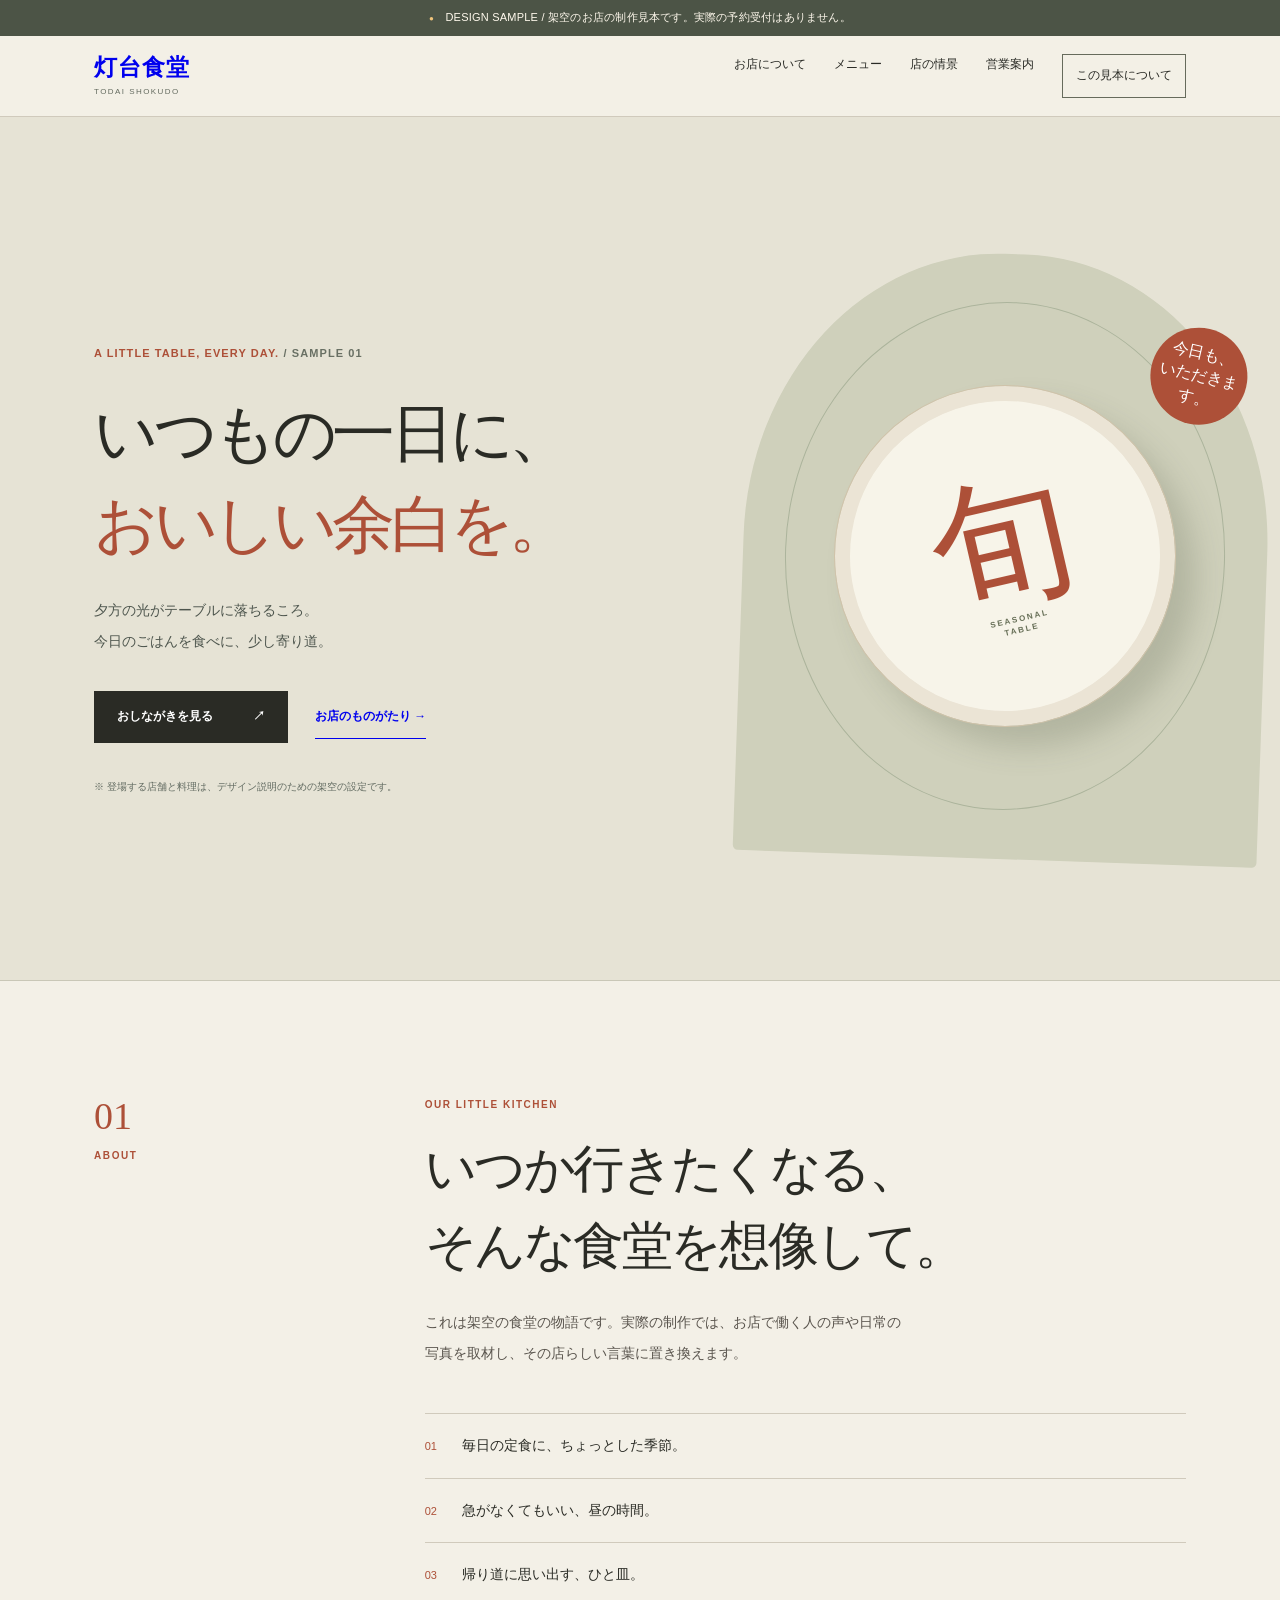
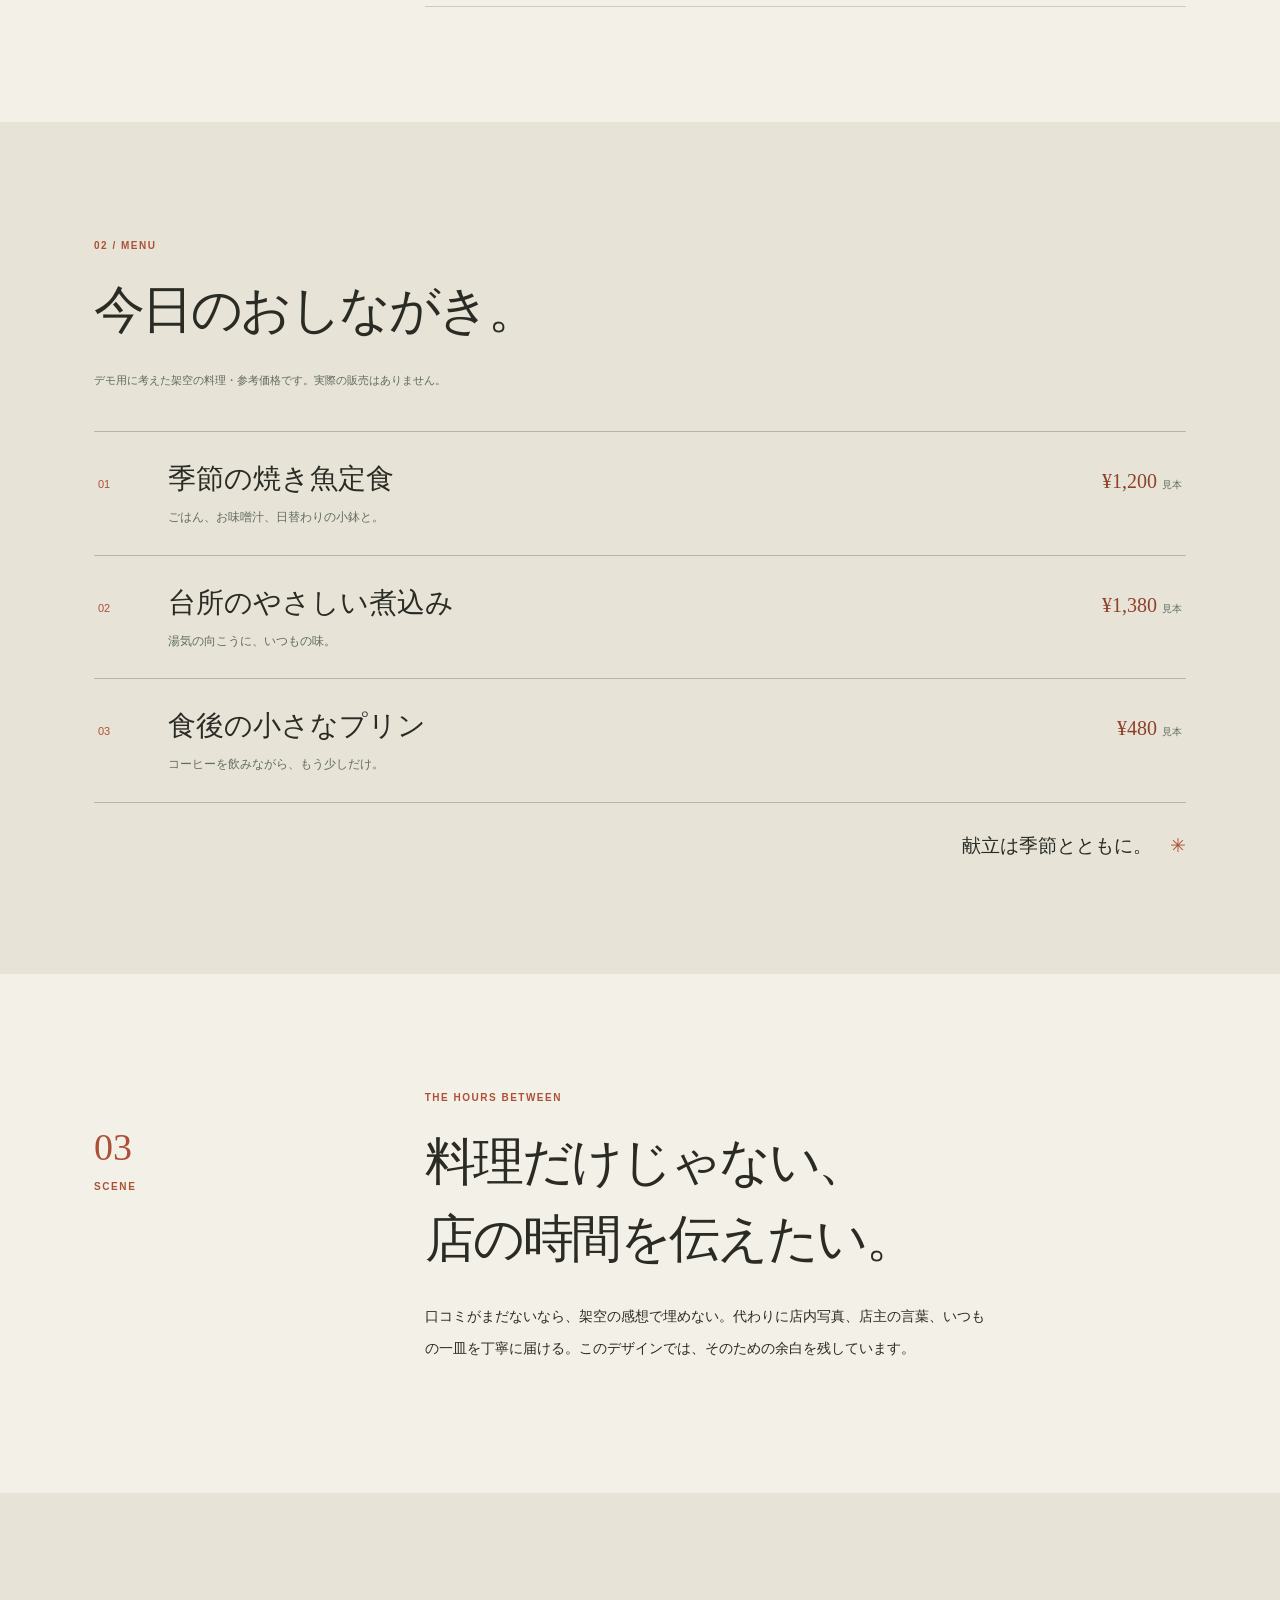
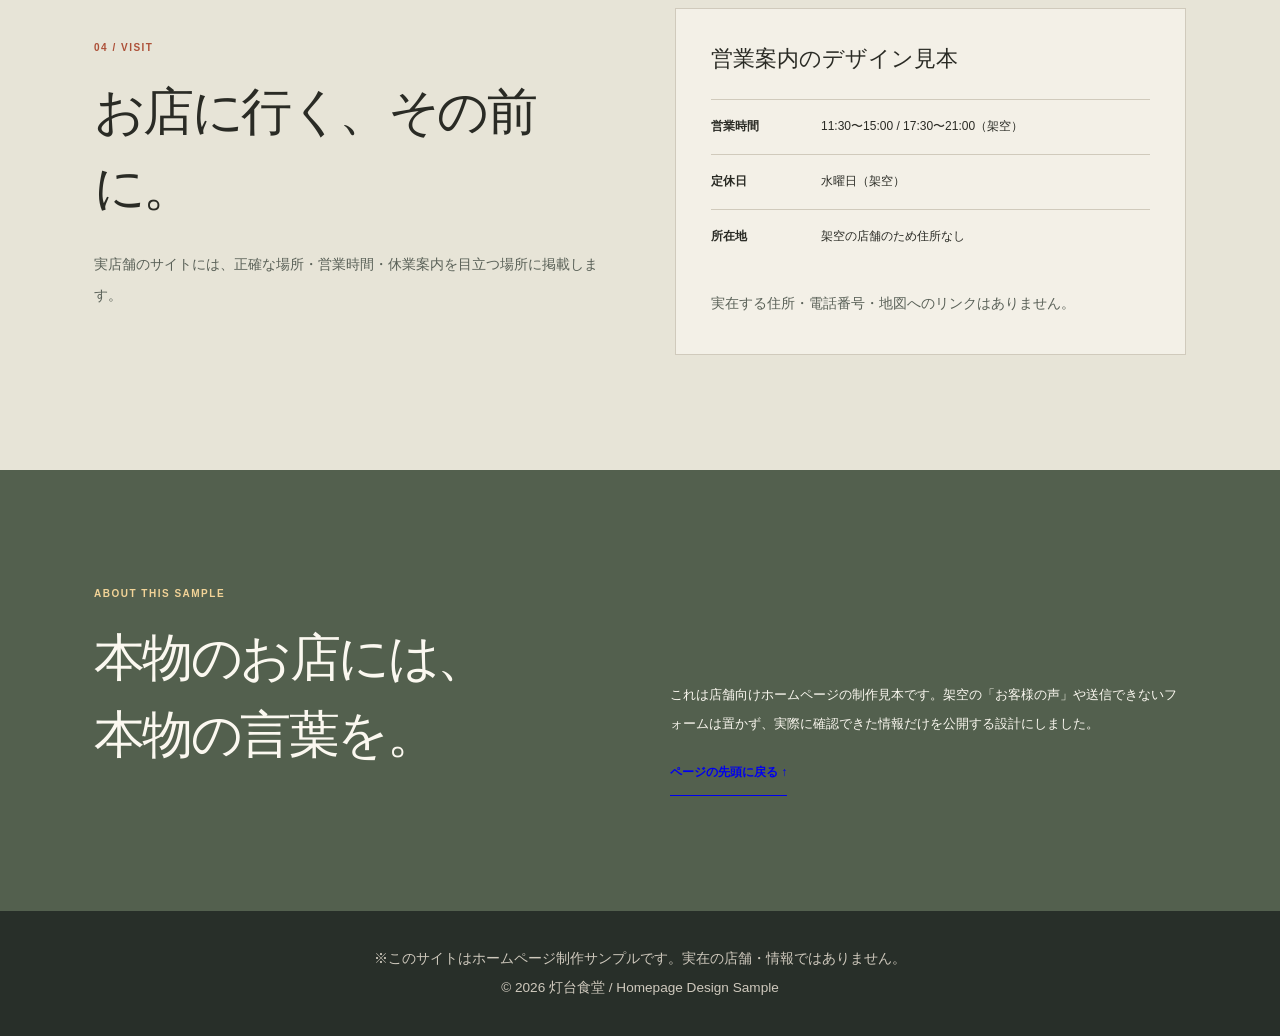
<file: index.html>
<!DOCTYPE html>
<html lang="ja">
<head>
<meta charset="UTF-8">
<meta name="viewport" content="width=device-width, initial-scale=1.0">
<title>灯台食堂｜架空の飲食店ホームページ制作見本</title>
<meta name="description" content="架空の食堂「灯台食堂」を題材にしたホームページ制作見本です。店舗・メニュー・営業時間は実在しません。">
<link rel="stylesheet" href="css/style.css">
</head>
<body>
<a class="skip-link" href="#main">本文へ移動</a>
<div class="demo-banner"><span aria-hidden="true">●</span> DESIGN SAMPLE / 架空のお店の制作見本です。実際の予約受付はありません。</div>

<header class="site-header" id="top">
  <div class="container header-inner">
    <a class="logo" href="#top" aria-label="灯台食堂 ページ先頭へ">灯台食堂 <small>TODAI SHOKUDO</small></a>
    <nav class="nav" id="nav" aria-label="ページ内メニュー">
      <a href="#about">お店について</a>
      <a href="#menu">メニュー</a>
      <a href="#voice">店の情景</a>
      <a href="#access">営業案内</a>
      <a href="#contact">この見本について</a>
    </nav>
    <button class="nav-toggle" id="navToggle" type="button" aria-label="メニューを開く" aria-controls="nav" aria-expanded="false">☰</button>
  </div>
</header>

<main id="main">
<section class="hero" aria-labelledby="hero-heading">
  <div class="container hero-inner">
    <p class="hero-eyebrow">A LITTLE TABLE, EVERY DAY. <span> / SAMPLE 01</span></p>
    <h1 id="hero-heading">いつもの一日に、<br><em>おいしい余白を。</em></h1>
    <p class="hero-lead">夕方の光がテーブルに落ちるころ。<br>今日のごはんを食べに、少し寄り道。</p>
    <div class="hero-actions"><a href="#menu" class="btn btn-primary">おしながきを見る <span aria-hidden="true">↗</span></a><a href="#about" class="hero-secondary">お店のものがたり →</a></div>
    <p class="demo-caption">※ 登場する店舗と料理は、デザイン説明のための架空の設定です。</p>
    <div class="hero-art" aria-hidden="true"><div class="hero-plate"><span>旬</span><small>SEASONAL<br>TABLE</small></div><span class="art-sticker">今日も、<br>いただきます。</span></div>
  </div>
</section>

<section id="about" class="section section-about" aria-labelledby="about-heading">
  <div class="container editorial-grid">
    <div class="chapter">01 <span>ABOUT</span></div>
    <div><p class="section-kicker">OUR LITTLE KITCHEN</p><h2 id="about-heading" class="section-title">いつか行きたくなる、<br>そんな食堂を想像して。</h2>
      <p class="section-lead">これは架空の食堂の物語です。実際の制作では、お店で働く人の声や日常の写真を取材し、その店らしい言葉に置き換えます。</p>
      <div class="story-lines"><p><span>01</span>毎日の定食に、ちょっとした季節。</p><p><span>02</span>急がなくてもいい、昼の時間。</p><p><span>03</span>帰り道に思い出す、ひと皿。</p></div>
    </div>
  </div>
</section>

<section id="menu" class="section section-alt" aria-labelledby="menu-heading">
  <div class="container"><p class="section-kicker">02 / MENU</p><h2 id="menu-heading" class="section-title">今日のおしながき。</h2>
    <p class="sample-note">デモ用に考えた架空の料理・参考価格です。実際の販売はありません。</p>
    <div class="menu-grid">
      <article class="menu-card"><span class="menu-index">01</span><div><h3>季節の焼き魚定食</h3><p>ごはん、お味噌汁、日替わりの小鉢と。</p></div><p class="menu-price">¥1,200 <small>見本</small></p></article>
      <article class="menu-card"><span class="menu-index">02</span><div><h3>台所のやさしい煮込み</h3><p>湯気の向こうに、いつもの味。</p></div><p class="menu-price">¥1,380 <small>見本</small></p></article>
      <article class="menu-card"><span class="menu-index">03</span><div><h3>食後の小さなプリン</h3><p>コーヒーを飲みながら、もう少しだけ。</p></div><p class="menu-price">¥480 <small>見本</small></p></article>
    </div><p class="menu-footnote">献立は季節とともに。 <span aria-hidden="true">✳</span></p>
  </div>
</section>

<section id="voice" class="section section-story" aria-labelledby="story-heading">
  <div class="container story-layout"><p class="chapter">03 <span>SCENE</span></p><div><p class="section-kicker">THE HOURS BETWEEN</p><h2 id="story-heading" class="section-title">料理だけじゃない、<br>店の時間を伝えたい。</h2><p>口コミがまだないなら、架空の感想で埋めない。代わりに店内写真、店主の言葉、いつもの一皿を丁寧に届ける。このデザインでは、そのための余白を残しています。</p></div></div>
</section>

<section id="access" class="section section-alt" aria-labelledby="access-heading">
  <div class="container access-grid">
    <div><p class="section-kicker">04 / VISIT</p><h2 id="access-heading" class="section-title">お店に行く、その前に。</h2><p>実店舗のサイトには、正確な場所・営業時間・休業案内を目立つ場所に掲載します。</p></div>
    <div class="access-info"><h3>営業案内のデザイン見本</h3><dl><div><dt>営業時間</dt><dd>11:30〜15:00 / 17:30〜21:00（架空）</dd></div><div><dt>定休日</dt><dd>水曜日（架空）</dd></div><div><dt>所在地</dt><dd>架空の店舗のため住所なし</dd></div></dl><p class="sample-note">実在する住所・電話番号・地図へのリンクはありません。</p></div>
  </div>
</section>

<section id="contact" class="section section-contact" aria-labelledby="contact-heading">
  <div class="container contact-layout"><div><p class="section-kicker">ABOUT THIS SAMPLE</p><h2 id="contact-heading" class="section-title">本物のお店には、<br>本物の言葉を。</h2></div><div><p>これは店舗向けホームページの制作見本です。架空の「お客様の声」や送信できないフォームは置かず、実際に確認できた情報だけを公開する設計にしました。</p><a class="contact-return" href="#top">ページの先頭に戻る ↑</a></div></div>
</section>
</main>

<footer class="site-footer">
  <div class="container">
    <p>※このサイトはホームページ制作サンプルです。実在の店舗・情報ではありません。</p>
    <p>&copy; 2026 灯台食堂 / Homepage Design Sample</p>
  </div>
</footer>

<script src="js/main.js"></script>
</body>
</html>
</file>
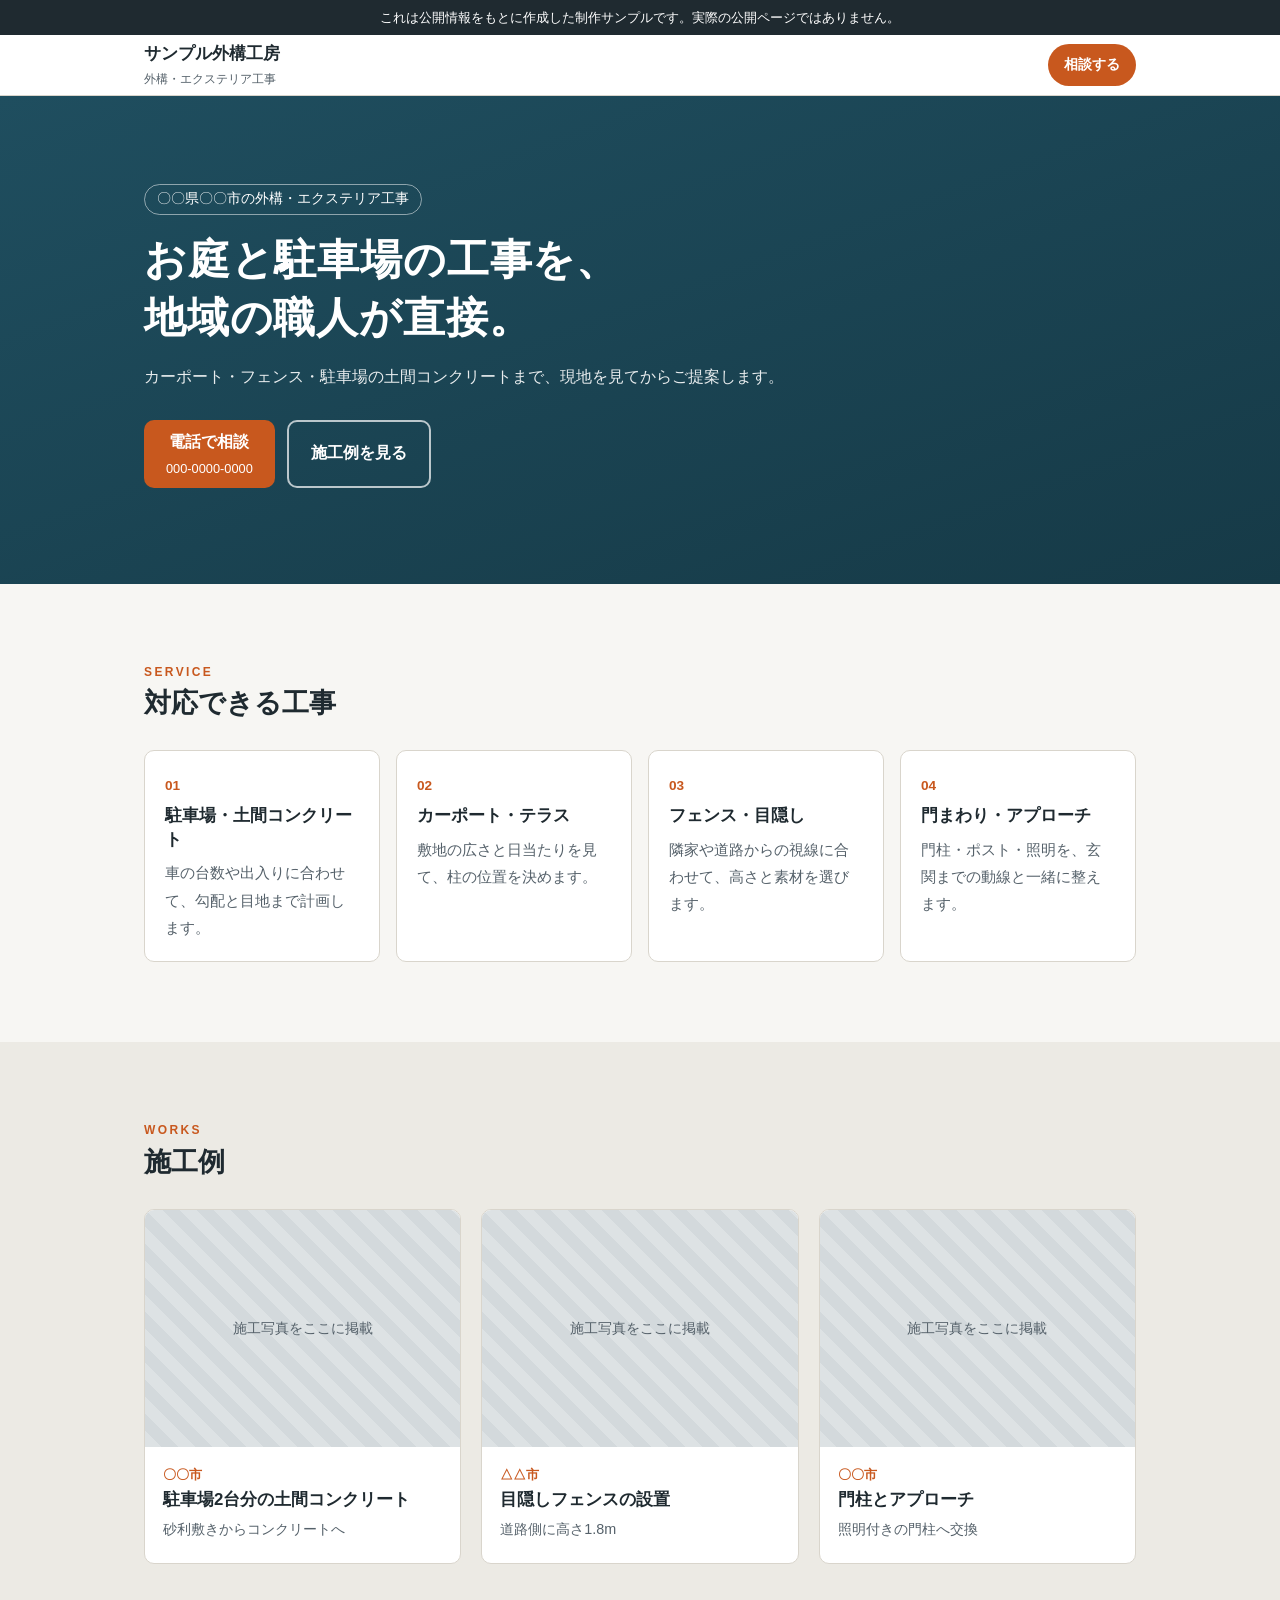
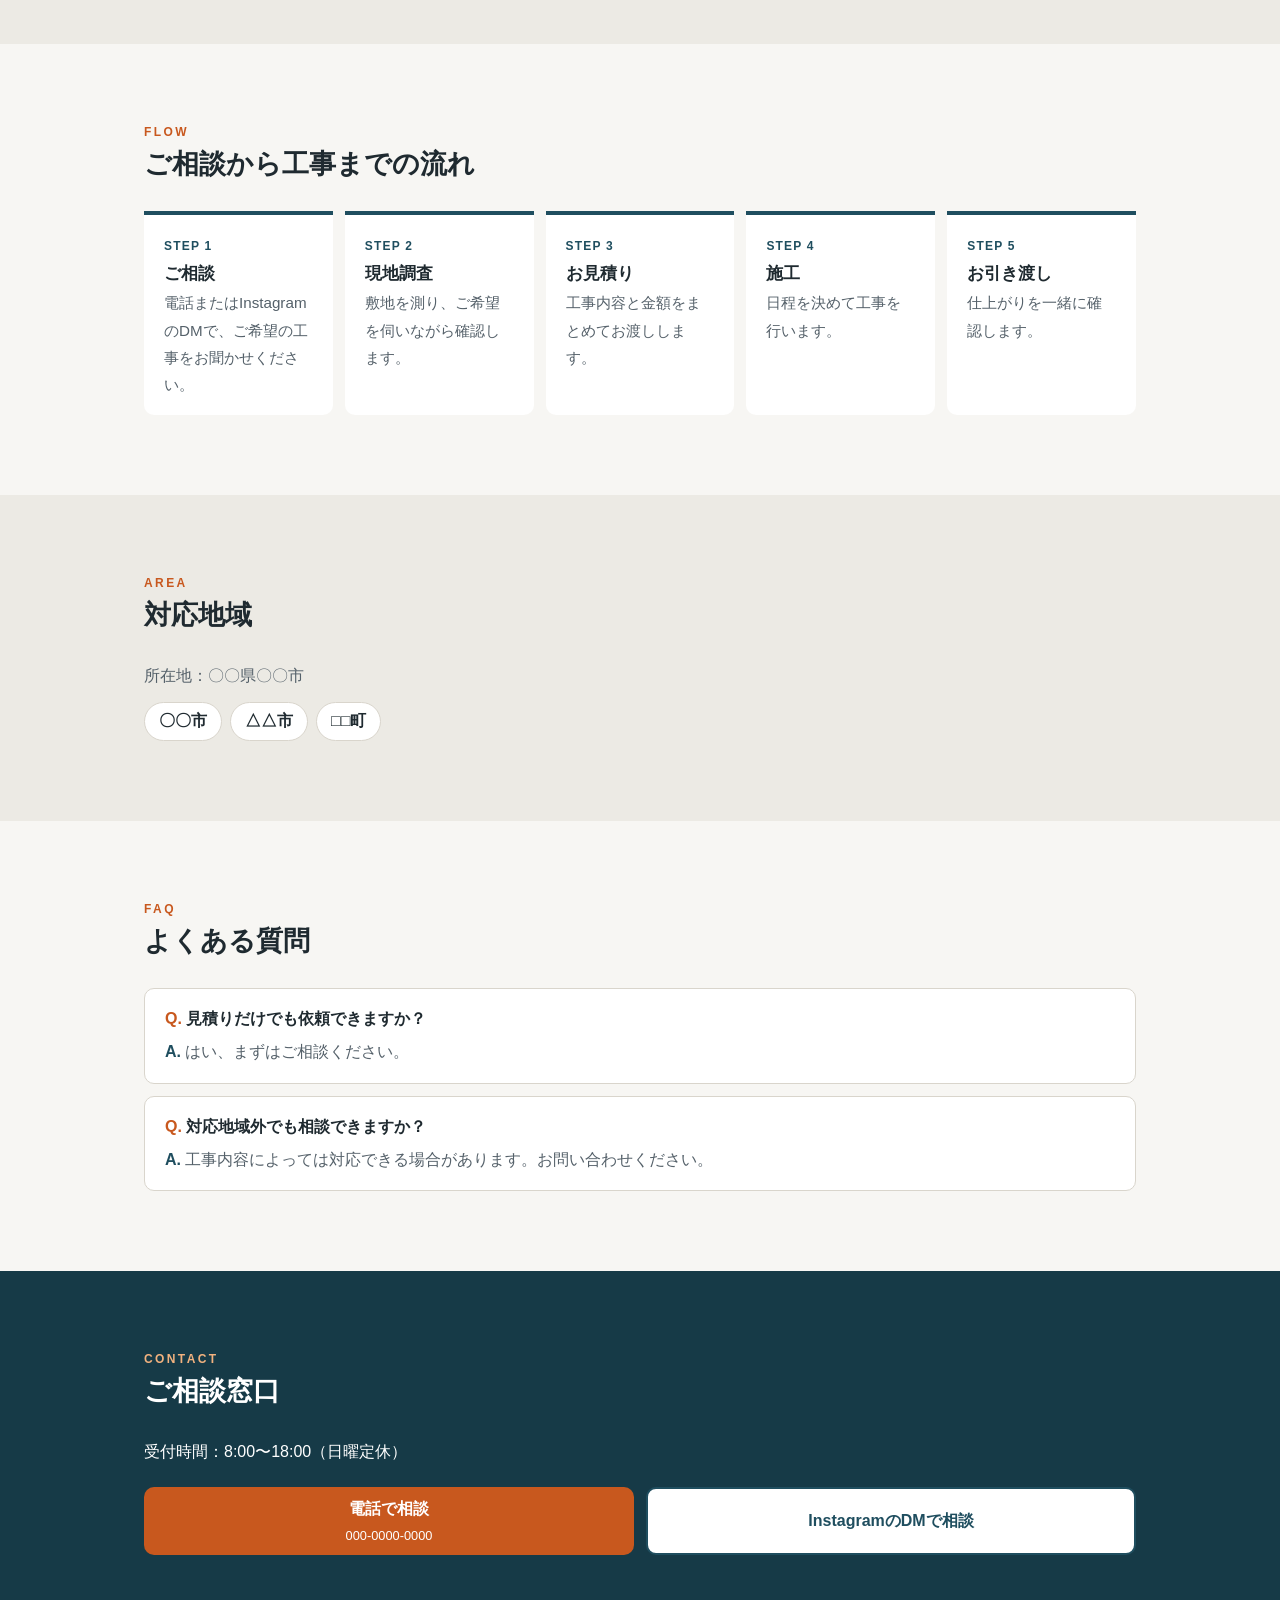
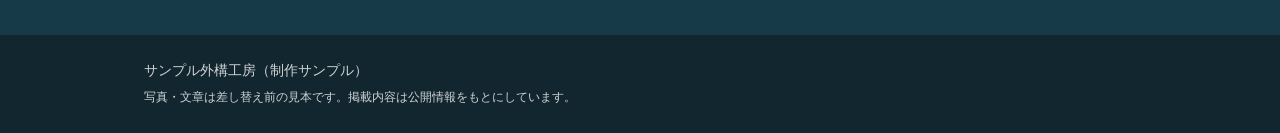
<file: kensetsu/index.html>
<!DOCTYPE html>
<html lang="ja">
<head>
<meta charset="UTF-8">
<meta name="viewport" content="width=device-width, initial-scale=1.0">
<meta name="robots" content="noindex">
<title>建設業向けホームページサンプル | 制作見本</title>
<meta name="description" content="建設業・工事店向けの1ページホームページ制作サンプルです。">
<link rel="stylesheet" href="style.css">
</head>
<body>

<div class="sample-bar" role="note">
  これは公開情報をもとに作成した制作サンプルです。実際の公開ページではありません。
</div>

<header class="site-header">
  <div class="container header-inner">
    <div class="brand">
      <span class="brand-name" data-field="name"></span>
      <span class="brand-sub" data-field="business"></span>
    </div>
    <a class="header-cta" href="#contact">相談する</a>
  </div>
</header>

<main>
  <section class="hero">
    <div class="container">
      <p class="hero-area" id="heroArea"></p>
      <h1 id="heroCatch"></h1>
      <p class="hero-lead" data-field="lead"></p>
      <div class="hero-actions" id="heroActions"></div>
    </div>
  </section>

  <section id="services" class="section">
    <div class="container">
      <h2 class="section-title"><span class="section-en">SERVICE</span>対応できる工事</h2>
      <ul class="service-list" id="services-list"></ul>
    </div>
  </section>

  <section id="works" class="section section-alt">
    <div class="container">
      <h2 class="section-title"><span class="section-en">WORKS</span>施工例</h2>
      <ul class="work-list" id="works-list"></ul>
    </div>
  </section>

  <section id="flow" class="section">
    <div class="container">
      <h2 class="section-title"><span class="section-en">FLOW</span>ご相談から工事までの流れ</h2>
      <ol class="flow-list" id="flow-list"></ol>
    </div>
  </section>

  <section id="area" class="section section-alt">
    <div class="container">
      <h2 class="section-title"><span class="section-en">AREA</span>対応地域</h2>
      <p class="area-base">所在地：<span data-field="location"></span></p>
      <ul class="area-list" id="area-list"></ul>
    </div>
  </section>

  <section id="faq" class="section">
    <div class="container">
      <h2 class="section-title"><span class="section-en">FAQ</span>よくある質問</h2>
      <dl class="faq-list" id="faq-list"></dl>
    </div>
  </section>

  <section id="contact" class="section section-contact">
    <div class="container">
      <h2 class="section-title"><span class="section-en">CONTACT</span>ご相談窓口</h2>
      <p class="contact-hours" id="contactHours"></p>
      <div class="contact-actions" id="contactActions"></div>
    </div>
  </section>
</main>

<footer class="site-footer">
  <div class="container">
    <p><span data-field="name"></span>（制作サンプル）</p>
    <p class="footer-note">写真・文章は差し替え前の見本です。掲載内容は公開情報をもとにしています。</p>
  </div>
</footer>

<div class="mobile-cta" id="mobileCta"></div>

<script src="data.js"></script>
<script src="render.js"></script>
</body>
</html>
</file>
<file: css/style.css>
:root {
  --color-bg: #faf7f2;
  --color-text: #2e2b28;
  --color-primary: #b5652f;
  --color-primary-dark: #8f4f24;
  --color-alt-bg: #f1ece2;
  --color-border: #e2d9c9;
  --font-base: "Hiragino Sans", "Yu Gothic", "Meiryo", sans-serif;
  --max-width: 1080px;
}

* {
  box-sizing: border-box;
}

body {
  margin: 0;
  font-family: var(--font-base);
  color: var(--color-text);
  background: var(--color-bg);
  line-height: 1.8;
}

.container {
  max-width: var(--max-width);
  margin: 0 auto;
  padding: 0 24px;
}

/* Header */
.site-header {
  position: sticky;
  top: 0;
  background: rgba(250, 247, 242, 0.95);
  backdrop-filter: blur(4px);
  border-bottom: 1px solid var(--color-border);
  z-index: 100;
}

.header-inner {
  display: flex;
  align-items: center;
  justify-content: space-between;
  height: 64px;
}

.logo {
  font-size: 1.25rem;
  font-weight: bold;
  letter-spacing: 0.05em;
}

.nav {
  display: flex;
  gap: 28px;
}

.nav a {
  color: var(--color-text);
  text-decoration: none;
  font-size: 0.95rem;
}

.nav a:hover {
  color: var(--color-primary);
}

.nav-toggle {
  display: none;
  background: none;
  border: none;
  font-size: 1.5rem;
  cursor: pointer;
}

/* Hero */
.hero {
  background: linear-gradient(180deg, #fff 0%, var(--color-bg) 100%);
  padding: 96px 0 80px;
  text-align: center;
}

.hero-eyebrow {
  letter-spacing: 0.2em;
  font-size: 0.8rem;
  color: var(--color-primary);
  margin-bottom: 16px;
}

.hero h1 {
  font-size: clamp(1.8rem, 4vw, 2.8rem);
  margin: 0 0 20px;
}

.hero-lead {
  font-size: 1.05rem;
  color: #5a554e;
  margin-bottom: 32px;
}

.btn {
  display: inline-block;
  padding: 14px 32px;
  border-radius: 4px;
  text-decoration: none;
  font-weight: bold;
  font-size: 0.95rem;
}

.btn-primary {
  background: var(--color-primary);
  color: #fff;
  transition: background 0.2s ease;
}

.btn-primary:hover {
  background: var(--color-primary-dark);
}

/* Sections */
.section {
  padding: 72px 0;
}

.section-alt {
  background: var(--color-alt-bg);
}

.section-title {
  font-size: 1.6rem;
  text-align: center;
  margin-bottom: 16px;
}

.section-lead {
  text-align: center;
  max-width: 640px;
  margin: 0 auto 40px;
  color: #5a554e;
}

/* Feature grid */
.feature-grid,
.menu-grid,
.voice-grid {
  display: grid;
  grid-template-columns: repeat(auto-fit, minmax(240px, 1fr));
  gap: 24px;
}

.feature-card,
.menu-card {
  background: #fff;
  border: 1px solid var(--color-border);
  border-radius: 8px;
  padding: 28px;
}

.feature-card h3,
.menu-card h3 {
  margin-top: 0;
  font-size: 1.1rem;
}

.menu-price {
  color: var(--color-primary);
  font-weight: bold;
  font-size: 1.15rem;
  margin: 4px 0 12px;
}

.voice-card {
  background: #fff;
  border: 1px solid var(--color-border);
  border-radius: 8px;
  padding: 28px;
  margin: 0;
}

.voice-card p {
  margin-top: 0;
}

.voice-card cite {
  display: block;
  text-align: right;
  color: #8a8378;
  font-style: normal;
}

/* Access */
.access-grid {
  display: grid;
  grid-template-columns: 1fr 1fr;
  gap: 32px;
  align-items: start;
}

.access-info p {
  margin: 0 0 20px;
}

.access-map {
  background: #e7e0d3;
  border-radius: 8px;
  min-height: 220px;
  display: flex;
  align-items: center;
  justify-content: center;
  color: #8a8378;
}

/* Contact form */
.contact-form {
  max-width: 560px;
  margin: 0 auto;
  display: flex;
  flex-direction: column;
  gap: 20px;
}

.contact-form label {
  display: flex;
  flex-direction: column;
  gap: 8px;
  font-size: 0.9rem;
  color: #5a554e;
}

.contact-form input,
.contact-form textarea {
  font-family: inherit;
  font-size: 1rem;
  padding: 12px;
  border: 1px solid var(--color-border);
  border-radius: 4px;
  background: #fff;
  color: var(--color-text);
}

.contact-form button {
  border: none;
  cursor: pointer;
}

/* Footer */
.site-footer {
  background: #2e2b28;
  color: #cfc9bd;
  padding: 32px 0;
  text-align: center;
  font-size: 0.85rem;
}

.site-footer p {
  margin: 4px 0;
}

/* Responsive */
@media (max-width: 720px) {
  .nav {
    position: absolute;
    top: 64px;
    left: 0;
    right: 0;
    background: var(--color-bg);
    flex-direction: column;
    gap: 0;
    border-bottom: 1px solid var(--color-border);
    display: none;
  }

  .nav.open {
    display: flex;
  }

  .nav a {
    padding: 16px 24px;
    border-top: 1px solid var(--color-border);
  }

  .nav-toggle {
    display: block;
  }

  .access-grid {
    grid-template-columns: 1fr;
  }
}


/* Editorial redesign proposal — intentionally no external fonts, scripts or images. */
:root { --color-bg:#f3f0e7; --color-text:#2a2b25; --color-primary:#ad5038; --color-primary-dark:#8f402c; --color-alt-bg:#e7e4d7; --color-border:#d0cabc; --max-width:1140px; }
html {scroll-behavior:smooth;scroll-padding-top:88px}
body {min-width:320px;line-height:1.8}
button,a { -webkit-tap-highlight-color:transparent }
button:focus-visible,a:focus-visible {outline:3px solid var(--color-primary);outline-offset:4px}
.skip-link {position:absolute;top:-100px;left:12px;z-index:200;background:white;padding:12px 18px}
.skip-link:focus {top:12px}
.demo-banner {padding:8px 18px;background:#4c5446;color:#fff9ed;text-align:center;font-size:11px;letter-spacing:.02em}
.demo-banner span {color:#f0c47b;margin-right:8px;font-size:8px}
.site-header {background:rgba(243,240,231,.96);backdrop-filter:blur(12px)}
.header-inner {height:80px}
.logo {display:block;font:600 23px/1.2 "Yu Mincho","Hiragino Mincho ProN",serif;text-decoration:none;white-space:nowrap}
.logo small {display:block;color:#646b5f;font:8px/1.3 sans-serif;letter-spacing:.18em;margin-top:6px}
.nav a {font-size:12px}
.nav a:last-child {padding:10px 13px;border:1px solid #666b5c}
.hero {background:#e6e3d5;text-align:left;overflow:hidden;border-bottom:1px solid #c9c7b7}
.hero-inner {min-height:605px;position:relative;padding-top:120px;padding-bottom:104px;padding-right:43%;isolation:isolate}
.hero-eyebrow {color:var(--color-primary);font-size:11px;letter-spacing:.1em;font-weight:700}
.hero-eyebrow span {color:#697064}
.hero h1 {font:500 clamp(38px,4.9vw,71px)/1.45 "Yu Mincho","Hiragino Mincho ProN",serif;letter-spacing:-.07em;margin:25px 0}
.hero h1 em {font-style:normal;color:var(--color-primary)}
.hero-lead {font-size:14px;color:#4d554d;line-height:2.2;margin-bottom:34px}
.hero-actions {display:flex;gap:27px;align-items:center;flex-wrap:wrap}
.btn {min-height:52px;padding:13px 23px;display:inline-flex;gap:40px;align-items:center;justify-content:space-between;border-radius:0;font-size:12px}
.btn-primary {background:var(--color-text)}
.hero-secondary {display:inline-block;padding:11px 0;border-bottom:1px solid;text-decoration:none;font-size:12px;font-weight:700}
.demo-caption {margin:35px 0 0;color:#626b61;font-size:10px}
.hero-art {position:absolute;top:6%;right:-5%;bottom:6%;width:46%;border-radius:48% 48% 5px 5px;display:grid;place-items:center;background:#cfd0bb;transform:rotate(2deg);z-index:-1}
.hero-art::before {content:"";position:absolute;inset:8%;border:1px solid #acb49c;border-radius:50%}
.hero-plate {position:relative;display:flex;flex-direction:column;align-items:center;justify-content:center;width:min(72%,340px);aspect-ratio:1;border-radius:50%;background:#f7f4e9;border:15px solid #ebe4d5;outline:1px solid #d0c3aa;box-shadow:16px 25px 30px #56614b3d;transform:rotate(-15deg)}
.hero-plate span {font:500 clamp(87px,11vw,158px)/1 "Yu Mincho",serif;color:var(--color-primary)}
.hero-plate small {font:700 8px/1.4 sans-serif;letter-spacing:.24em;text-align:center;color:#666e56}
.art-sticker {position:absolute;right:5%;top:11%;width:97px;height:97px;border-radius:50%;display:grid;place-items:center;text-align:center;background:var(--color-primary);color:white;font:500 16px/1.4 "Yu Mincho",serif;transform:rotate(11deg)}
.section {padding:clamp(80px,9vw,130px) 0}
.section-title {text-align:left;font:500 clamp(30px,4vw,54px)/1.5 "Yu Mincho","Hiragino Mincho ProN",serif;letter-spacing:-.05em;margin:0 0 22px}
.section-lead {text-align:left;margin:0;max-width:34em;font-size:14px;line-height:2.2}
.section-kicker {font:700 10px/1.7 sans-serif;letter-spacing:.15em;color:var(--color-primary);margin:0 0 18px}
.editorial-grid,.story-layout {display:grid;grid-template-columns:28% 1fr;gap:25px}
.chapter {font:500 38px/1.1 "Yu Mincho",serif;color:var(--color-primary)}
.chapter span {display:block;font:700 10px sans-serif;letter-spacing:.16em;margin-top:12px}
.story-lines {margin-top:45px;border-top:1px solid var(--color-border)}
.story-lines p {display:flex;gap:25px;align-items:baseline;border-bottom:1px solid var(--color-border);margin:0;padding:19px 0;font-size:14px}
.story-lines span {color:var(--color-primary);font-size:11px}
.menu-grid {display:block;border-top:1px solid #b6b6a7;margin-top:40px}
.menu-card {display:grid;grid-template-columns:48px minmax(0,1fr) auto;gap:22px;align-items:baseline;padding:26px 4px;border:0;border-bottom:1px solid #b6b6a7;border-radius:0;background:transparent}
.menu-card h3 {font:500 clamp(20px,2.5vw,28px)/1.5 "Yu Mincho",serif;margin:0}
.menu-card p:not(.menu-price) {font-size:12px;color:#626b61;margin:7px 0 0}
.menu-index {font-size:11px;color:var(--color-primary)}
.menu-price {font:20px/1.6 Georgia,serif;color:var(--color-primary-dark);margin:0;white-space:nowrap}
.menu-price small {font:10px sans-serif;color:#626b61}
.sample-note {font-size:11px;color:#60685e}
.menu-footnote {margin:30px 0 0;text-align:right;font:19px "Yu Mincho",serif}
.menu-footnote span {color:var(--color-primary);margin-left:13px}
.section-story {background:#f3f0e7}
.story-layout > div p:not(.section-kicker) {font-size:14px;max-width:40em;line-height:2.3}
.access-grid {grid-template-columns:1fr 1fr;align-items:center;gap:70px}
.access-grid > div > p:not(.section-kicker) {font-size:14px;color:#5a6158;line-height:2.2}
.access-info {padding:35px;background:#f3f0e7;border:1px solid var(--color-border)}
.access-info h3 {font:500 22px "Yu Mincho",serif;margin:0 0 25px}
.access-info dl {margin:0}
.access-info dl div {display:grid;grid-template-columns:100px 1fr;gap:10px;padding:16px 0;border-top:1px solid var(--color-border);font-size:12px}
.access-info dt {font-weight:700}
.access-info dd {margin:0}
.access-info .sample-note {font-size:10px;margin:25px 0 0}
.section-contact {background:#53604e;color:#fbf8f0}
.section-contact .section-kicker {color:#f2d397}
.contact-layout {display:grid;grid-template-columns:1fr 1fr;gap:60px;align-items:end}
.contact-layout p:not(.section-kicker) {font-size:13px;line-height:2.2}
.contact-return {display:inline-block;min-height:44px;padding:11px 0;border-bottom:1px solid;text-decoration:none;font-size:12px;font-weight:700}
.site-footer {background:#282f29}
@media(max-width:900px) {
.nav {gap:12px}.nav a{font-size:11px}
.hero-inner {min-height:500px;padding-top:85px;padding-bottom:75px;padding-right:43%}
.hero-art {right:-10%}
}
@media(max-width:720px) {
.header-inner{height:68px}
.nav-toggle {width:48px;height:48px;display:grid;place-items:center}
.nav {top:68px;box-shadow:0 12px 22px #20251920}
.nav a:last-child{border-top:1px solid var(--color-border);border-left:0;border-right:0;border-bottom:0;padding:16px 24px}
.hero-inner{min-height:auto;padding:62px 0 32px}
.hero h1{font-size:clamp(36px,8vw,60px)}
.hero-lead br {display:none}
.hero-art{position:relative;top:auto;right:auto;bottom:auto;width:100%;min-height:315px;margin-top:40px;transform:none;border-radius:43% 43% 4px 4px}
.hero-plate{width:230px}
.hero-plate span{font-size:95px}
.art-sticker{width:78px;height:78px;font-size:13px;right:13%;top:6%}
.editorial-grid,.story-layout,.contact-layout{grid-template-columns:1fr;gap:25px}
.chapter{font-size:25px}
.menu-card{grid-template-columns:30px minmax(0,1fr);gap:9px}
.menu-price{grid-column:2;font-size:18px}
.access-grid{grid-template-columns:1fr;gap:35px}
}
@media(max-width:440px){
.container{padding:0 16px}
.demo-banner{font-size:10px;line-height:1.5}
.hero h1{font-size:36px}
.hero-actions{gap:16px}
.hero-plate{width:215px}
.section{padding:72px 0}
.access-info{padding:24px 18px}
.access-info dl div{grid-template-columns:80px 1fr}
}
@media(prefers-reduced-motion:reduce){html{scroll-behavior:auto}*,*::before,*::after{transition:none!important;animation:none!important}}
</file>
<file: kensetsu/style.css>
:root {
  --bg: #f7f6f3;
  --surface: #ffffff;
  --alt: #eceae4;
  --text: #1f2a30;
  --muted: #55616a;
  --primary: #1f4e5f;
  --primary-dark: #163a47;
  --accent: #c8581e;
  --accent-dark: #a54616;
  --border: #d9d5cc;
  --font: "Hiragino Sans", "Hiragino Kaku Gothic ProN", "Noto Sans JP", "Yu Gothic", "Meiryo", sans-serif;
  --max: 1040px;
  --radius: 10px;
}

* { box-sizing: border-box; }

html { scroll-behavior: smooth; }

body {
  margin: 0;
  font-family: var(--font);
  color: var(--text);
  background: var(--bg);
  line-height: 1.8;
  font-size: 16px;
  overflow-wrap: anywhere;
  padding-bottom: 112px;
}

h1, h2, h3 { line-height: 1.4; margin: 0; }
p { margin: 0; }
ul, ol, dl, dd { margin: 0; padding: 0; }
li { list-style: none; }

.container {
  max-width: var(--max);
  margin: 0 auto;
  padding: 0 16px;
}

.sample-bar {
  background: var(--text);
  color: #fff;
  font-size: 0.8rem;
  text-align: center;
  padding: 6px 16px;
}

/* Header */
.site-header {
  position: sticky;
  top: 0;
  z-index: 10;
  background: rgba(255, 255, 255, 0.96);
  border-bottom: 1px solid var(--border);
}

.header-inner {
  display: flex;
  align-items: center;
  justify-content: space-between;
  gap: 12px;
  min-height: 60px;
}

.brand { display: flex; flex-direction: column; min-width: 0; }
.brand-name { font-weight: 700; font-size: 1.05rem; }
.brand-sub { font-size: 0.75rem; color: var(--muted); }

.header-cta {
  flex-shrink: 0;
  background: var(--accent);
  color: #fff;
  text-decoration: none;
  font-weight: 700;
  font-size: 0.9rem;
  padding: 8px 16px;
  border-radius: 999px;
}

/* Hero */
.hero {
  background: linear-gradient(160deg, var(--primary) 0%, var(--primary-dark) 100%);
  color: #fff;
  padding: 56px 0 64px;
}

.hero-area {
  display: inline-block;
  font-size: 0.85rem;
  border: 1px solid rgba(255, 255, 255, 0.5);
  border-radius: 999px;
  padding: 2px 12px;
  margin-bottom: 16px;
}

.hero h1 {
  font-size: clamp(1.6rem, 6vw, 2.6rem);
  letter-spacing: 0.02em;
  margin-bottom: 16px;
}

.hero-lead { max-width: 40em; color: rgba(255, 255, 255, 0.9); margin-bottom: 28px; }

.hero-actions { display: flex; flex-wrap: wrap; gap: 12px; }

/* Buttons */
.btn {
  display: inline-flex;
  flex-direction: column;
  align-items: center;
  justify-content: center;
  min-height: 52px;
  padding: 8px 22px;
  border-radius: var(--radius);
  text-decoration: none;
  font-weight: 700;
  text-align: center;
}

.btn-sub { font-size: 0.8rem; font-weight: 400; }

.btn-tel { background: var(--accent); color: #fff; }
.btn-tel:hover { background: var(--accent-dark); }
.btn-ig, .btn-line, .btn-mail { background: var(--surface); color: var(--primary); border: 2px solid var(--primary); }
.btn-ghost { color: #fff; border: 2px solid rgba(255, 255, 255, 0.7); }
.btn-block { width: 100%; }

.btn:focus-visible, .header-cta:focus-visible {
  outline: 3px solid #f2b705;
  outline-offset: 2px;
}

/* Sections */
.section { padding: 56px 0; }
.section-alt { background: var(--alt); }

.section-title {
  font-size: 1.4rem;
  margin-bottom: 28px;
}

.section-en {
  display: block;
  font-size: 0.75rem;
  letter-spacing: 0.2em;
  color: var(--accent);
  margin-bottom: 4px;
}

/* Services */
.service-list {
  display: grid;
  grid-template-columns: repeat(auto-fit, minmax(220px, 1fr));
  gap: 16px;
}

.service-item {
  background: var(--surface);
  border: 1px solid var(--border);
  border-radius: var(--radius);
  padding: 20px;
}

.service-no { color: var(--accent); font-weight: 700; font-size: 0.85rem; }
.service-item h3 { font-size: 1.05rem; margin: 4px 0 8px; }
.service-item p { color: var(--muted); font-size: 0.95rem; }

/* Works */
.work-list {
  display: grid;
  grid-template-columns: repeat(auto-fit, minmax(260px, 1fr));
  gap: 20px;
}

.work-item {
  background: var(--surface);
  border-radius: var(--radius);
  overflow: hidden;
  border: 1px solid var(--border);
}

.work-photo { margin: 0; aspect-ratio: 4 / 3; background: #cfd6d9; }
.work-photo img { width: 100%; height: 100%; object-fit: cover; display: block; }
.work-photo.is-empty {
  display: flex;
  align-items: center;
  justify-content: center;
  color: var(--muted);
  font-size: 0.9rem;
  aspect-ratio: 16 / 7;
  background: repeating-linear-gradient(45deg, #dde2e4, #dde2e4 12px, #d3d9dc 12px, #d3d9dc 24px);
}

.work-body { padding: 16px 18px 20px; }
.work-place { font-size: 0.8rem; color: var(--accent); font-weight: 700; }
.work-body h3 { font-size: 1.05rem; margin: 2px 0 6px; }
.work-note { font-size: 0.9rem; color: var(--muted); }

/* Flow */
.flow-list { display: grid; gap: 12px; counter-reset: none; }

.flow-item {
  position: relative;
  background: var(--surface);
  border-left: 4px solid var(--primary);
  border-radius: 0 var(--radius) var(--radius) 0;
  padding: 16px 20px;
}

.flow-step { font-size: 0.75rem; letter-spacing: 0.1em; color: var(--primary); font-weight: 700; }
.flow-item h3 { font-size: 1.05rem; margin: 2px 0 4px; }
.flow-item p { color: var(--muted); font-size: 0.95rem; }

/* Area */
.area-base { margin-bottom: 12px; color: var(--muted); }
.area-list { display: flex; flex-wrap: wrap; gap: 8px; }
.area-list li {
  background: var(--surface);
  border: 1px solid var(--border);
  border-radius: 999px;
  padding: 4px 14px;
  font-weight: 700;
}

/* FAQ */
.faq-list { display: grid; gap: 12px; }
.faq-item { background: var(--surface); border: 1px solid var(--border); border-radius: var(--radius); padding: 16px 20px; }
.faq-item dt { font-weight: 700; }
.faq-item dt::before { content: "Q. "; color: var(--accent); }
.faq-item dd { color: var(--muted); margin-top: 4px; }
.faq-item dd::before { content: "A. "; color: var(--primary); font-weight: 700; }

/* Contact */
.section-contact { background: var(--primary-dark); color: #fff; }
.section-contact .section-en { color: #f2b27f; }
.contact-hours { margin-bottom: 20px; }
.contact-actions { display: grid; gap: 12px; grid-template-columns: repeat(auto-fit, minmax(240px, 1fr)); }

/* Footer */
.site-footer { background: #11262e; color: rgba(255, 255, 255, 0.8); padding: 24px 0; font-size: 0.85rem; }
.footer-note { font-size: 0.75rem; margin-top: 4px; }

/* Mobile fixed CTA */
.mobile-cta {
  position: fixed;
  left: 0;
  right: 0;
  bottom: 0;
  z-index: 20;
  padding: 10px 16px calc(10px + env(safe-area-inset-bottom));
  background: rgba(255, 255, 255, 0.97);
  border-top: 1px solid var(--border);
}

@media (min-width: 768px) {
  body { padding-bottom: 0; }
  .mobile-cta { display: none; }
  .work-photo.is-empty { aspect-ratio: 4 / 3; }
  .container { padding: 0 24px; }
  .hero { padding: 88px 0 96px; }
  .section { padding: 80px 0; }
  .section-title { font-size: 1.7rem; }
  .flow-list { grid-template-columns: repeat(auto-fit, minmax(180px, 1fr)); }
  .flow-item { border-left: none; border-top: 4px solid var(--primary); border-radius: 0 0 var(--radius) var(--radius); }
}
</file>
